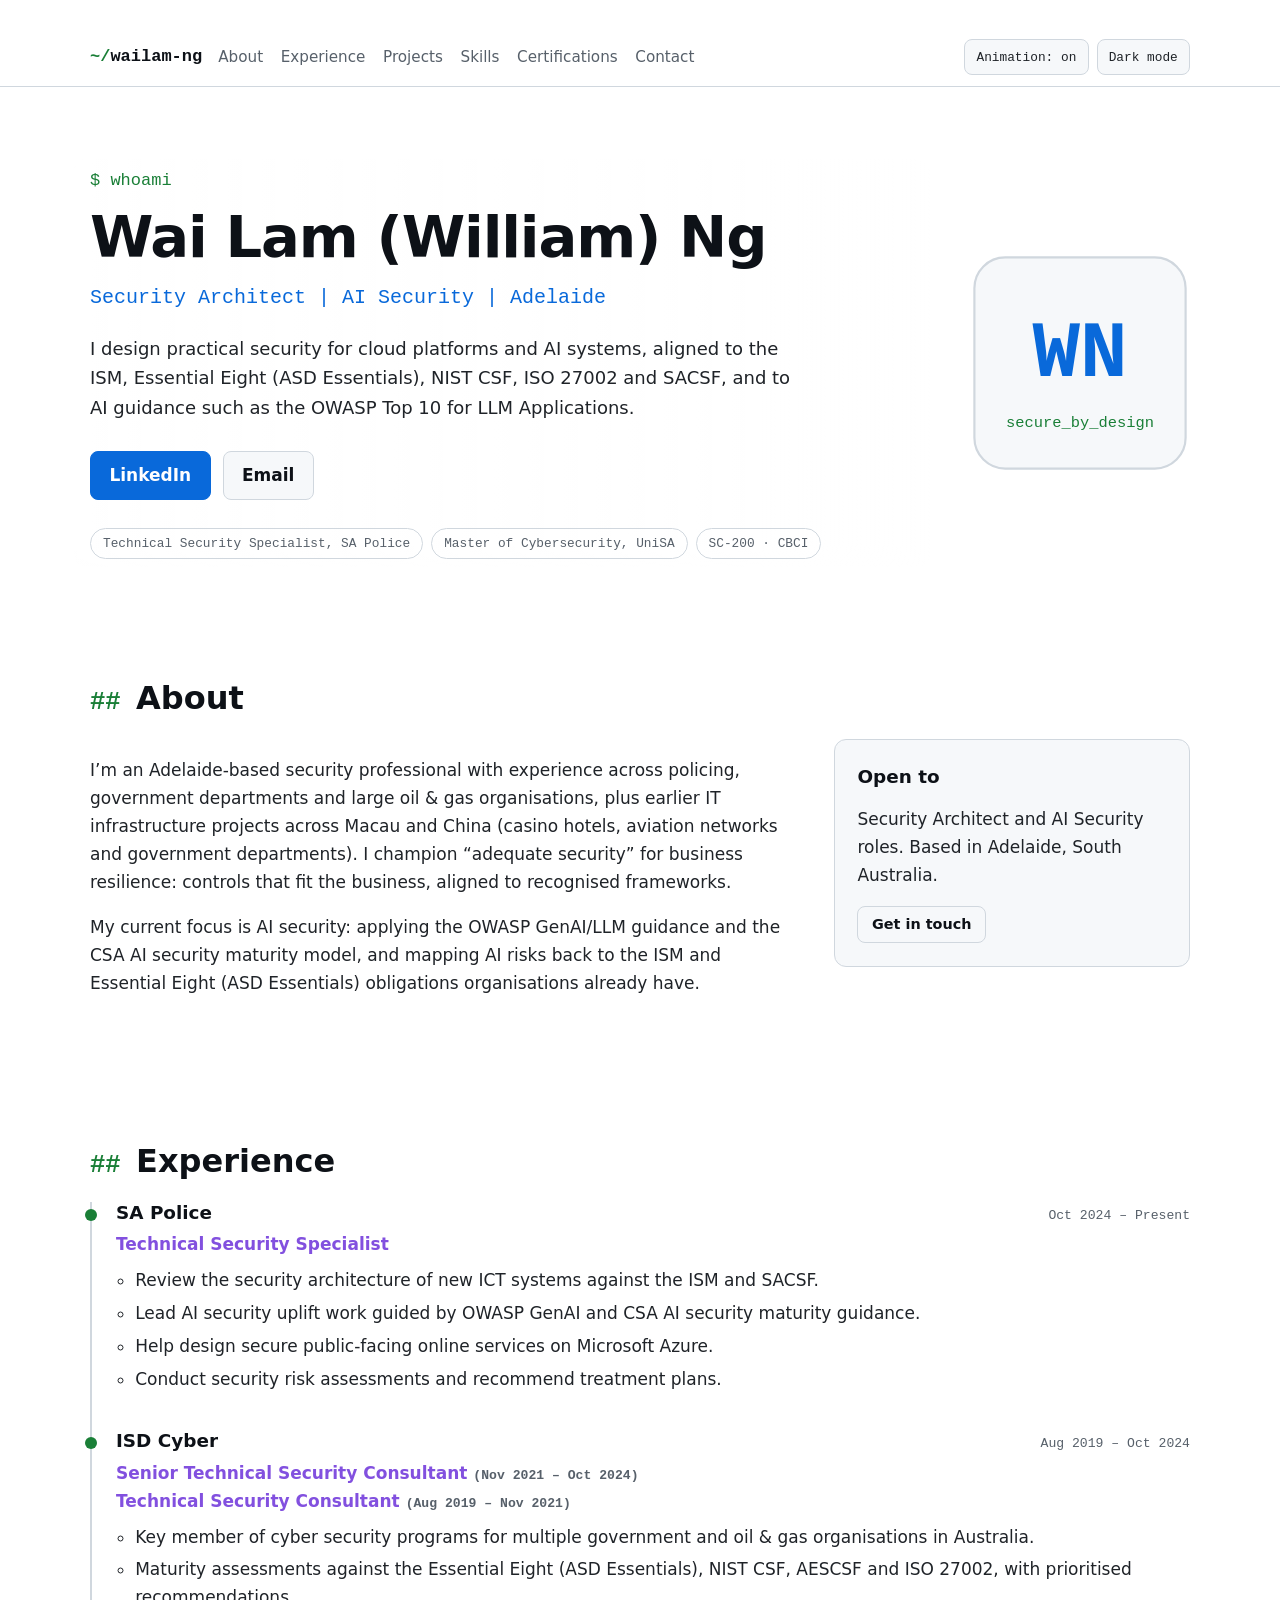
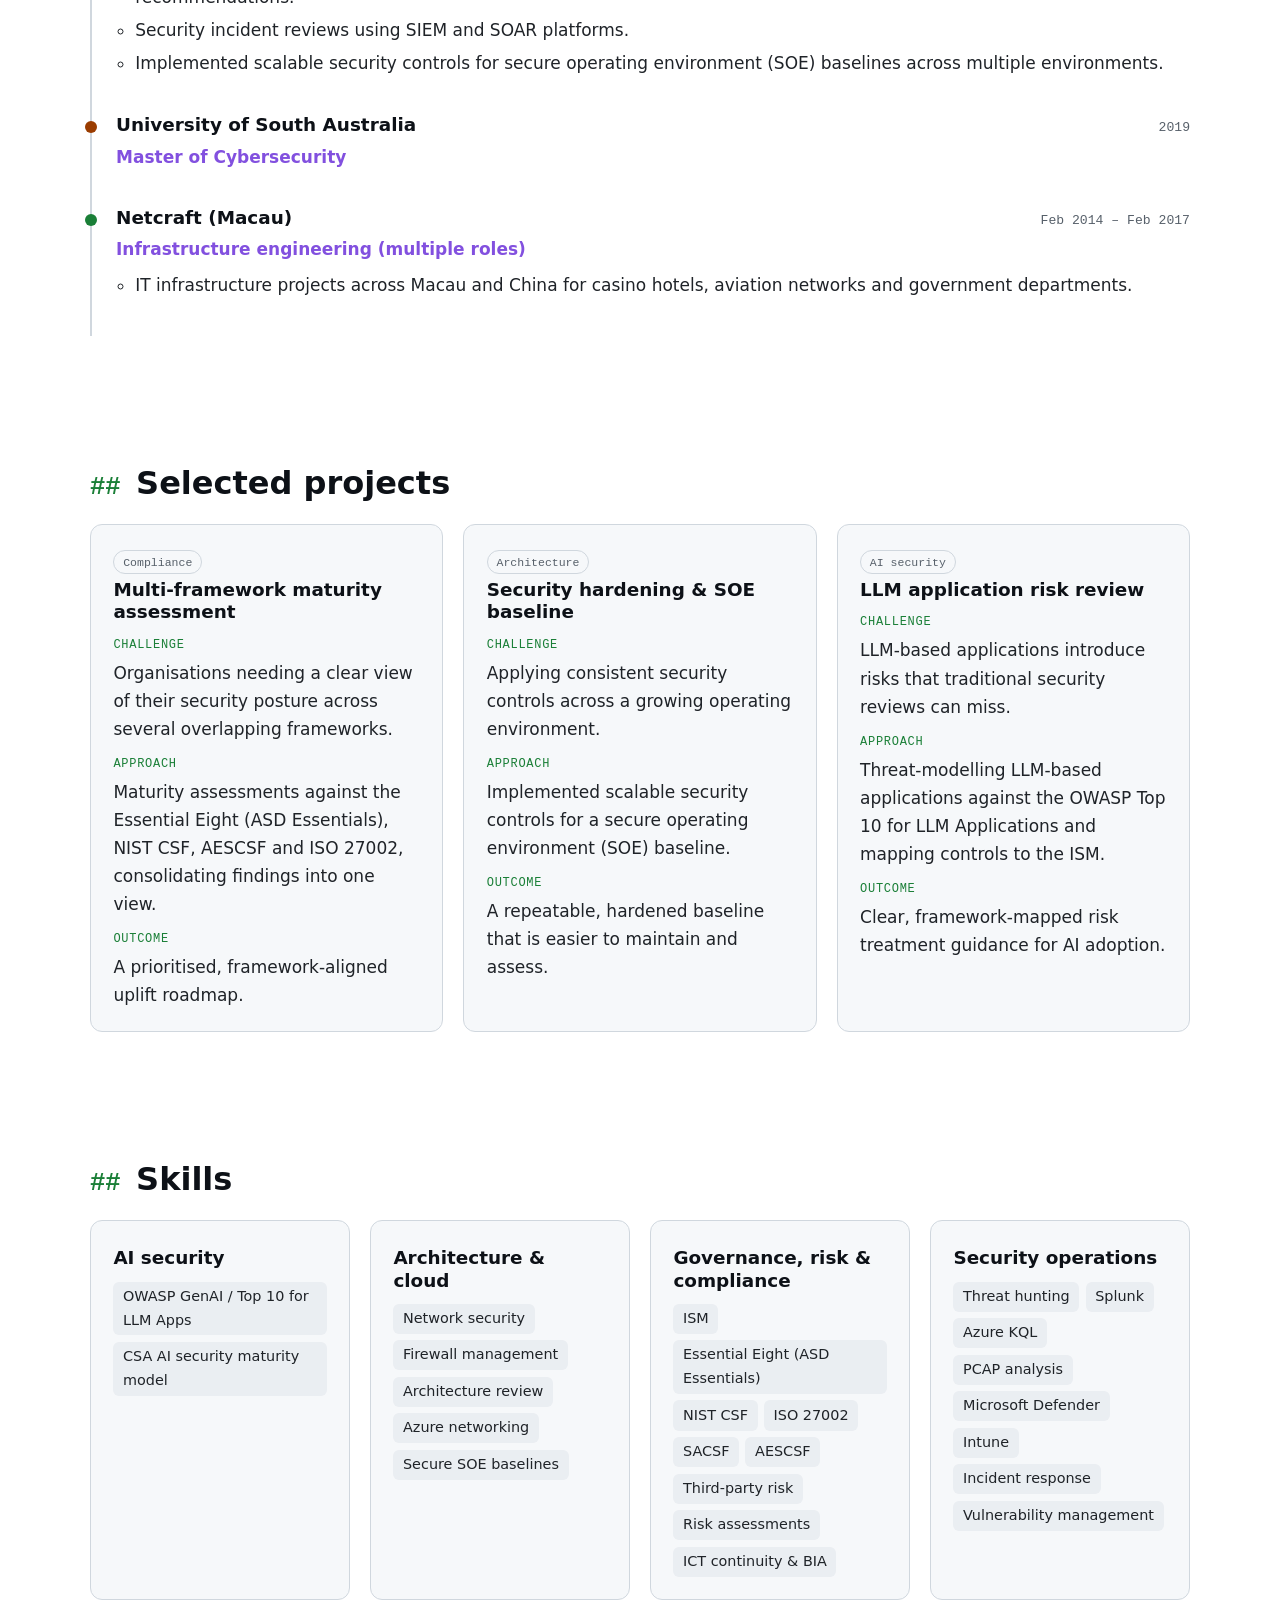
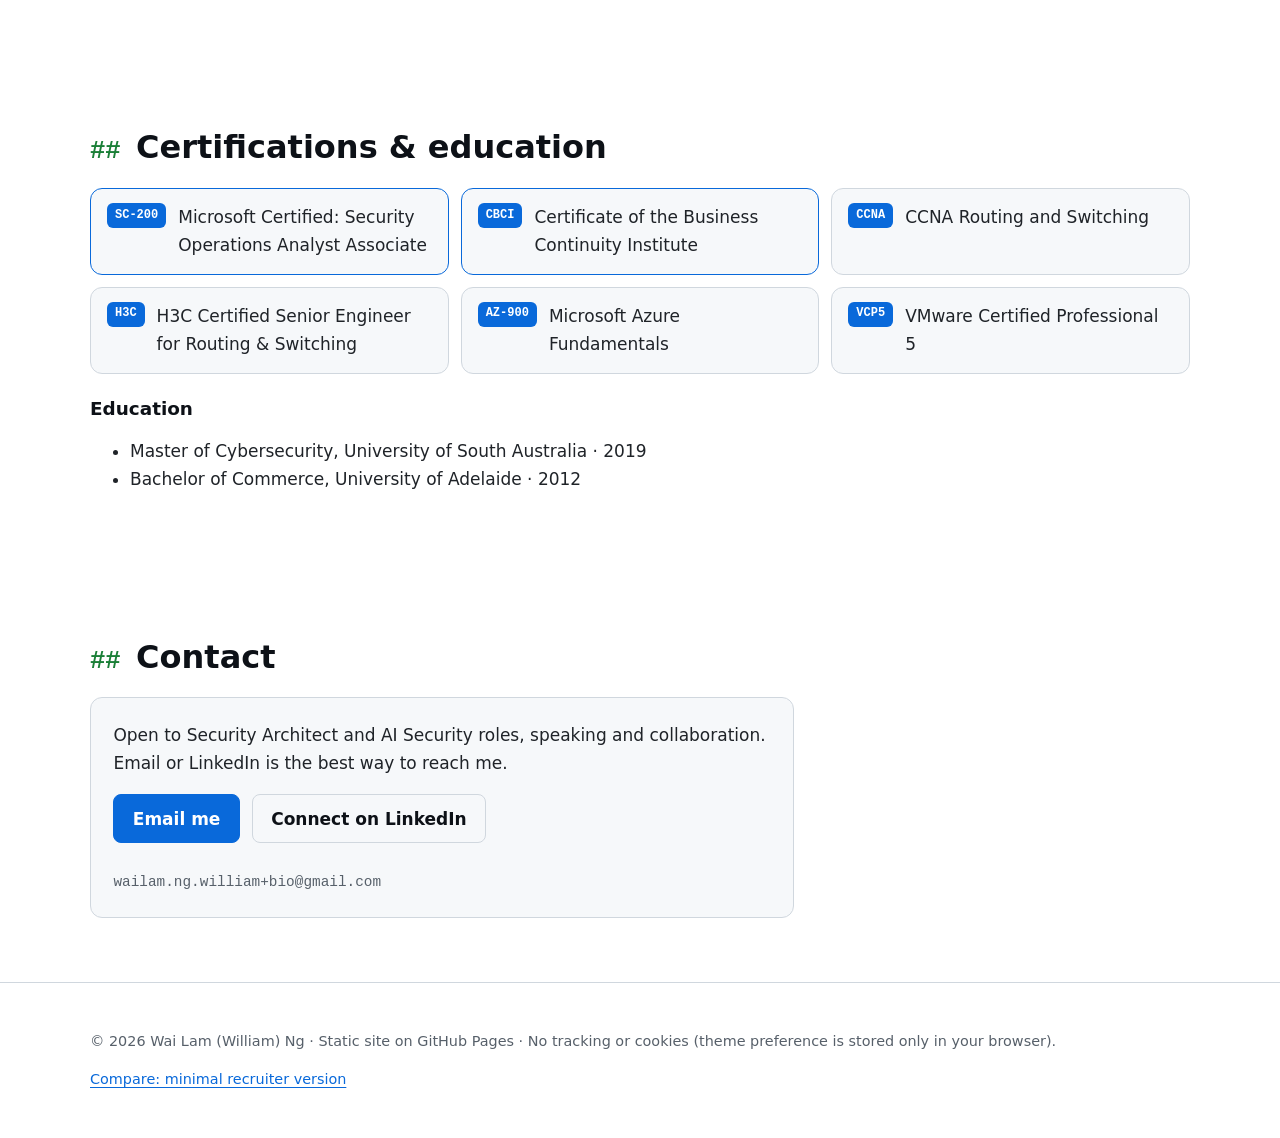
<file: index.html>
<!DOCTYPE html>
<html lang="en-AU" class="no-js" data-theme="dark">
<head>
<meta charset="utf-8">
<meta name="viewport" content="width=device-width, initial-scale=1">
<meta http-equiv="Content-Security-Policy" content="default-src 'none'; script-src 'self'; style-src 'self'; img-src 'self' data:; form-action 'none'; base-uri 'none'; object-src 'none'">
<meta name="referrer" content="strict-origin-when-cross-origin">
<title>Wai Lam (William) Ng | Security Architect | AI Security | Adelaide</title>
<meta name="description" content="Adelaide-based security professional focused on security architecture, AI security and cyber compliance: OWASP GenAI/LLM, Azure, ISM, Essential Eight (ASD Essentials), NIST CSF, ISO 27002 and SACSF.">
<link rel="canonical" href="https://whoami813.github.io/bio/">
<link rel="icon" href="data:image/svg+xml,%3Csvg xmlns='http://www.w3.org/2000/svg' viewBox='0 0 64 64'%3E%3Crect width='64' height='64' rx='12' fill='%230d1117'/%3E%3Ctext x='50%25' y='56%25' text-anchor='middle' dominant-baseline='middle' font-family='monospace' font-size='28' font-weight='700' fill='%2358a6ff'%3EWN%3C/text%3E%3C/svg%3E">
<meta name="theme-color" content="#0d1117">
<meta property="og:type" content="profile">
<meta property="og:site_name" content="Wai Lam (William) Ng">
<meta property="og:title" content="Wai Lam (William) Ng | Security Architect | AI Security">
<meta property="og:description" content="Practical, compliant security for cloud and AI systems. Adelaide, Australia.">
<meta property="og:url" content="https://whoami813.github.io/bio/">
<meta property="og:image" content="https://whoami813.github.io/bio/og-image.png">
<meta property="og:image:width" content="1200">
<meta property="og:image:height" content="630">
<meta property="og:image:alt" content="Wai Lam (William) Ng, Security Architect and AI Security, Adelaide">
<meta property="og:locale" content="en_AU">
<meta name="twitter:card" content="summary_large_image">
<meta name="twitter:title" content="Wai Lam (William) Ng | Security Architect | AI Security">
<meta name="twitter:description" content="Practical, compliant security for cloud and AI systems. Adelaide, Australia.">
<meta name="twitter:image" content="https://whoami813.github.io/bio/og-image.png">
<link rel="stylesheet" href="style.css">
<script type="application/ld+json">
{
  "@context": "https://schema.org",
  "@type": "Person",
  "name": "Wai Lam Ng",
  "alternateName": "William Ng",
  "jobTitle": "Technical Security Specialist",
  "worksFor": {"@type": "Organization", "name": "South Australia Police"},
  "description": "Adelaide-based security professional focused on security architecture, AI security and cyber compliance.",
  "url": "https://whoami813.github.io/bio/",
  "sameAs": ["https://www.linkedin.com/in/wai-lam-ng-5b3852a4/", "https://github.com/whoami813"],
  "address": {"@type": "PostalAddress", "addressLocality": "Adelaide", "addressRegion": "SA", "addressCountry": "AU"},
  "alumniOf": [
    {"@type": "CollegeOrUniversity", "name": "University of South Australia"},
    {"@type": "CollegeOrUniversity", "name": "University of Adelaide"}
  ],
  "knowsAbout": ["Security architecture", "AI security", "OWASP Top 10 for LLM Applications", "Microsoft Azure", "Australian Government ISM", "Essential Eight (ASD Essentials)", "NIST Cybersecurity Framework", "ISO/IEC 27002", "SACSF"]
}
</script>
<link rel="stylesheet" href="ascii-neural.css">
</head>
<body class="ascii-nn-page">
<a class="skip-link" href="#main">Skip to content</a>
<canvas id="ascii-nn" aria-hidden="true"></canvas>

<header class="site-header">
  <div class="container header-inner">
    <a class="brand" href="#top"><span aria-hidden="true">~/</span>wailam-ng</a>
    <nav aria-label="Primary">
      <ul class="nav-list">
        <li><a href="#about">About</a></li>
        <li><a href="#experience">Experience</a></li>
        <li><a href="#projects">Projects</a></li>
        <li><a href="#skills">Skills</a></li>
        <li><a href="#certifications">Certifications</a></li>
        <li><a href="#contact">Contact</a></li>
      </ul>
    </nav>
    <div class="header-actions js-only">
      <button id="motion-toggle" class="icon-btn" type="button" aria-pressed="true">Animation</button>
      <button id="theme-toggle" class="icon-btn" type="button">Light mode</button>
    </div>
  </div>
</header>

<main id="main">
  <section class="hero container" id="top" aria-labelledby="hero-title">
    <div>
      <p class="eyebrow mono"><span aria-hidden="true">$ </span>whoami</p>
      <h1 id="hero-title">Wai Lam (William) Ng</h1>
      <p class="headline">Security Architect | AI Security | Adelaide</p>
      <p class="lede">I design practical security for cloud platforms and AI systems, aligned to the ISM, Essential Eight (ASD Essentials), NIST CSF, ISO 27002 and SACSF, and to AI guidance such as the OWASP Top 10 for LLM Applications.</p>
      <div class="btn-row">
        <a class="btn primary" href="https://www.linkedin.com/in/wai-lam-ng-5b3852a4/" target="_blank" rel="noopener noreferrer">LinkedIn<span class="sr-only"> (opens in a new tab)</span></a>
        <a class="btn" href="mailto:wailam.ng.william+bio@gmail.com">Email</a>
      </div>
      <ul class="facts">
        <li>Technical Security Specialist, SA Police</li>
        <li>Master of Cybersecurity, UniSA</li>
        <li>SC-200 · CBCI</li>
      </ul>
    </div>
    <svg class="monogram" viewBox="0 0 200 200" aria-hidden="true" focusable="false">
      <rect class="m-bg" x="4" y="4" width="192" height="192" rx="28"/>
      <text class="m-ini" x="100" y="112" text-anchor="middle">WN</text>
      <text class="m-sub" x="100" y="158" text-anchor="middle">secure_by_design</text>
    </svg>
  </section>

  <section id="about" class="container" aria-labelledby="about-title">
    <h2 id="about-title">About</h2>
    <div class="about-grid">
      <div>
        <p>I’m an Adelaide-based security professional with experience across policing, government departments and large oil &amp; gas organisations, plus earlier IT infrastructure projects across Macau and China (casino hotels, aviation networks and government departments). I champion “adequate security” for business resilience: controls that fit the business, aligned to recognised frameworks.</p>
        <p>My current focus is AI security: applying the OWASP GenAI/LLM guidance and the CSA AI security maturity model, and mapping AI risks back to the ISM and Essential Eight (ASD Essentials) obligations organisations already have.</p>
      </div>
      <aside class="card" aria-label="Open to">
        <h3>Open to</h3>
        <p>Security Architect and AI Security roles. Based in Adelaide, South Australia.</p>
        <a class="btn small" href="#contact">Get in touch</a>
      </aside>
    </div>
  </section>

  <section id="experience" class="container" aria-labelledby="exp-title">
    <h2 id="exp-title">Experience</h2>
    <ol class="timeline">
      <li>
        <article>
          <div class="job-head"><h3>SA Police</h3><span class="dates">Oct 2024 – Present</span></div>
          <p class="role">Technical Security Specialist</p>
          <ul>
            <li>Review the security architecture of new ICT systems against the ISM and SACSF.</li>
            <li>Lead AI security uplift work guided by OWASP GenAI and CSA AI security maturity guidance.</li>
            <li>Help design secure public-facing online services on Microsoft Azure.</li>
            <li>Conduct security risk assessments and recommend treatment plans.</li>
          </ul>
        </article>
      </li>
      <li>
        <article>
          <div class="job-head"><h3>ISD Cyber</h3><span class="dates">Aug 2019 – Oct 2024</span></div>
          <p class="role">Senior Technical Security Consultant <span class="dates">(Nov 2021 – Oct 2024)</span><br>Technical Security Consultant <span class="dates">(Aug 2019 – Nov 2021)</span></p>
          <ul>
            <li>Key member of cyber security programs for multiple government and oil &amp; gas organisations in Australia.</li>
            <li>Maturity assessments against the Essential Eight (ASD Essentials), NIST CSF, AESCSF and ISO 27002, with prioritised recommendations.</li>
            <li>Security incident reviews using SIEM and SOAR platforms.</li>
            <li>Implemented scalable security controls for secure operating environment (SOE) baselines across multiple environments.</li>
          </ul>
        </article>
      </li>
      <li class="study">
        <article>
          <div class="job-head"><h3>University of South Australia</h3><span class="dates">2019</span></div>
          <p class="role">Master of Cybersecurity</p>
        </article>
      </li>
      <li>
        <article>
          <div class="job-head"><h3>Netcraft (Macau)</h3><span class="dates">Feb 2014 – Feb 2017</span></div>
          <p class="role">Infrastructure engineering (multiple roles)</p>
          <ul>
            <li>IT infrastructure projects across Macau and China for casino hotels, aviation networks and government departments.</li>
          </ul>
        </article>
      </li>
    </ol>
  </section>

  <section id="projects" class="container" aria-labelledby="proj-title">
    <h2 id="proj-title">Selected projects</h2>
    <div class="grid">
      <article class="card case">
        <span class="tag">Compliance</span>
        <h3>Multi-framework maturity assessment</h3>
        <dl>
          <dt>Challenge</dt><dd>Organisations needing a clear view of their security posture across several overlapping frameworks.</dd>
          <dt>Approach</dt><dd>Maturity assessments against the Essential Eight (ASD Essentials), NIST CSF, AESCSF and ISO 27002, consolidating findings into one view.</dd>
          <dt>Outcome</dt><dd>A prioritised, framework-aligned uplift roadmap.</dd>
        </dl>
      </article>
      <article class="card case">
        <span class="tag">Architecture</span>
        <h3>Security hardening &amp; SOE baseline</h3>
        <dl>
          <dt>Challenge</dt><dd>Applying consistent security controls across a growing operating environment.</dd>
          <dt>Approach</dt><dd>Implemented scalable security controls for a secure operating environment (SOE) baseline.</dd>
          <dt>Outcome</dt><dd>A repeatable, hardened baseline that is easier to maintain and assess.</dd>
        </dl>
      </article>
      <article class="card case">
        <span class="tag">AI security</span>
        <h3>LLM application risk review</h3>
        <dl>
          <dt>Challenge</dt><dd>LLM-based applications introduce risks that traditional security reviews can miss.</dd>
          <dt>Approach</dt><dd>Threat-modelling LLM-based applications against the OWASP Top 10 for LLM Applications and mapping controls to the ISM.</dd>
          <dt>Outcome</dt><dd>Clear, framework-mapped risk treatment guidance for AI adoption.</dd>
        </dl>
      </article>
    </div>
  </section>

  <section id="skills" class="container" aria-labelledby="skills-title">
    <h2 id="skills-title">Skills</h2>
    <div class="grid skills-grid">
      <div class="card"><h3>AI security</h3><ul class="skill-list"><li>OWASP GenAI / Top 10 for LLM Apps</li><li>CSA AI security maturity model</li></ul></div>
      <div class="card"><h3>Architecture &amp; cloud</h3><ul class="skill-list"><li>Network security</li><li>Firewall management</li><li>Architecture review</li><li>Azure networking</li><li>Secure SOE baselines</li></ul></div>
      <div class="card"><h3>Governance, risk &amp; compliance</h3><ul class="skill-list"><li>ISM</li><li>Essential Eight (ASD Essentials)</li><li>NIST CSF</li><li>ISO 27002</li><li>SACSF</li><li>AESCSF</li><li>Third-party risk</li><li>Risk assessments</li><li>ICT continuity &amp; BIA</li></ul></div>
      <div class="card"><h3>Security operations</h3><ul class="skill-list"><li>Threat hunting</li><li>Splunk</li><li>Azure KQL</li><li>PCAP analysis</li><li>Microsoft Defender</li><li>Intune</li><li>Incident response</li><li>Vulnerability management</li></ul></div>
    </div>
  </section>

  <section id="certifications" class="container" aria-labelledby="cert-title">
    <h2 id="cert-title">Certifications &amp; education</h2>
    <ul class="cert-list">
      <li class="featured"><span class="cert-badge">SC-200</span><span>Microsoft Certified: Security Operations Analyst Associate</span></li>
      <li class="featured"><span class="cert-badge">CBCI</span><span>Certificate of the Business Continuity Institute</span></li>
      <li><span class="cert-badge">CCNA</span><span>CCNA Routing and Switching</span></li>
      <li><span class="cert-badge">H3C</span><span>H3C Certified Senior Engineer for Routing &amp; Switching</span></li>
      <li><span class="cert-badge">AZ-900</span><span>Microsoft Azure Fundamentals</span></li>
      <li><span class="cert-badge">VCP5</span><span>VMware Certified Professional 5</span></li>
    </ul>
    <h3>Education</h3>
    <ul>
      <li>Master of Cybersecurity, University of South Australia · 2019</li>
      <li>Bachelor of Commerce, University of Adelaide · 2012</li>
    </ul>
  </section>

  <section id="contact" class="container" aria-labelledby="contact-title">
    <h2 id="contact-title">Contact</h2>
    <div class="contact-block card">
      <p>Open to Security Architect and AI Security roles, speaking and collaboration. Email or LinkedIn is the best way to reach me.</p>
      <div class="btn-row">
        <a class="btn primary" href="mailto:wailam.ng.william+bio@gmail.com">Email me</a>
        <a class="btn" href="https://www.linkedin.com/in/wai-lam-ng-5b3852a4/" target="_blank" rel="noopener noreferrer">Connect on LinkedIn<span class="sr-only"> (opens in a new tab)</span></a>
      </div>
      <p class="contact-addr mono">wailam.ng.william+bio@gmail.com</p>
    </div>
  </section>
</main>

<footer class="site-footer">
  <div class="container">
    <p>© <span id="year">2026</span> Wai Lam (William) Ng · Static site on GitHub Pages · No tracking or cookies (theme preference is stored only in your browser).</p>
    <p><a href="variant-minimal.html">Compare: minimal recruiter version</a></p>
  </div>
</footer>
<script src="ascii-neural.js"></script>
</body>
</html>
</file>
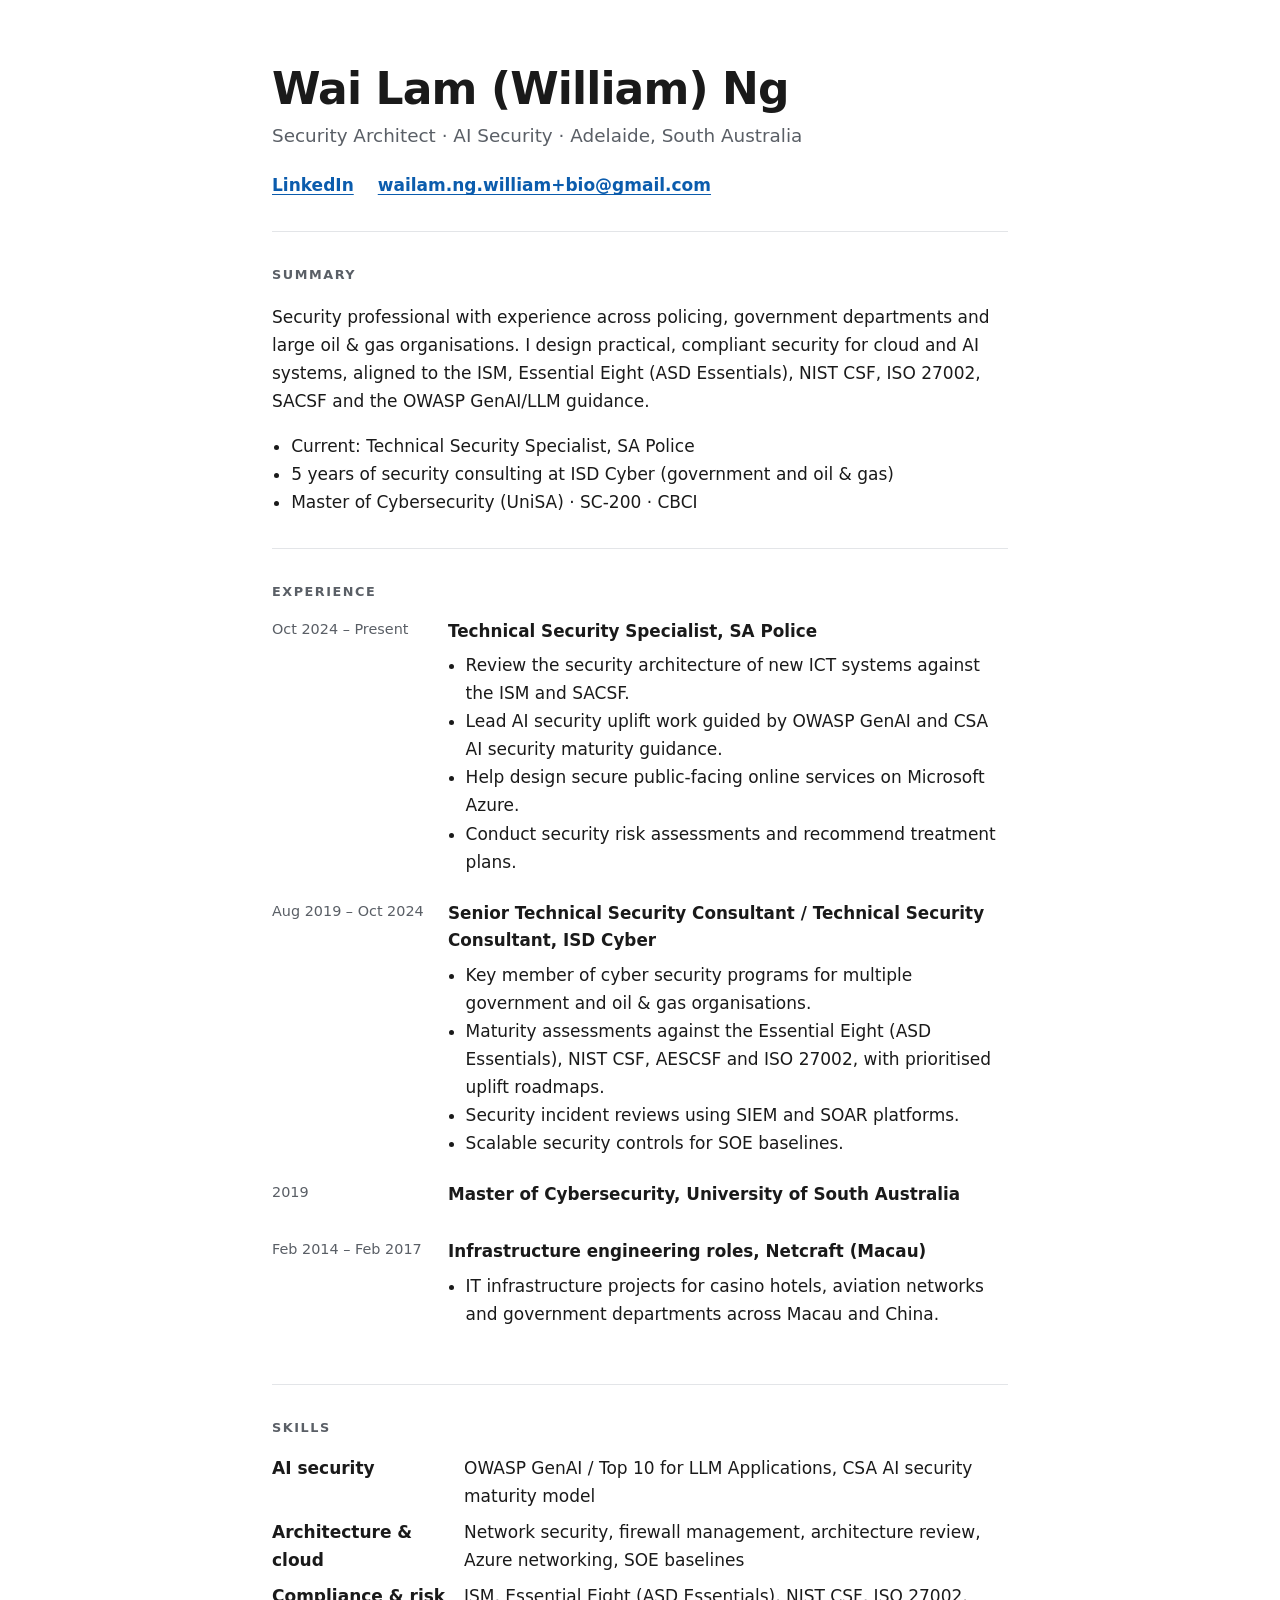
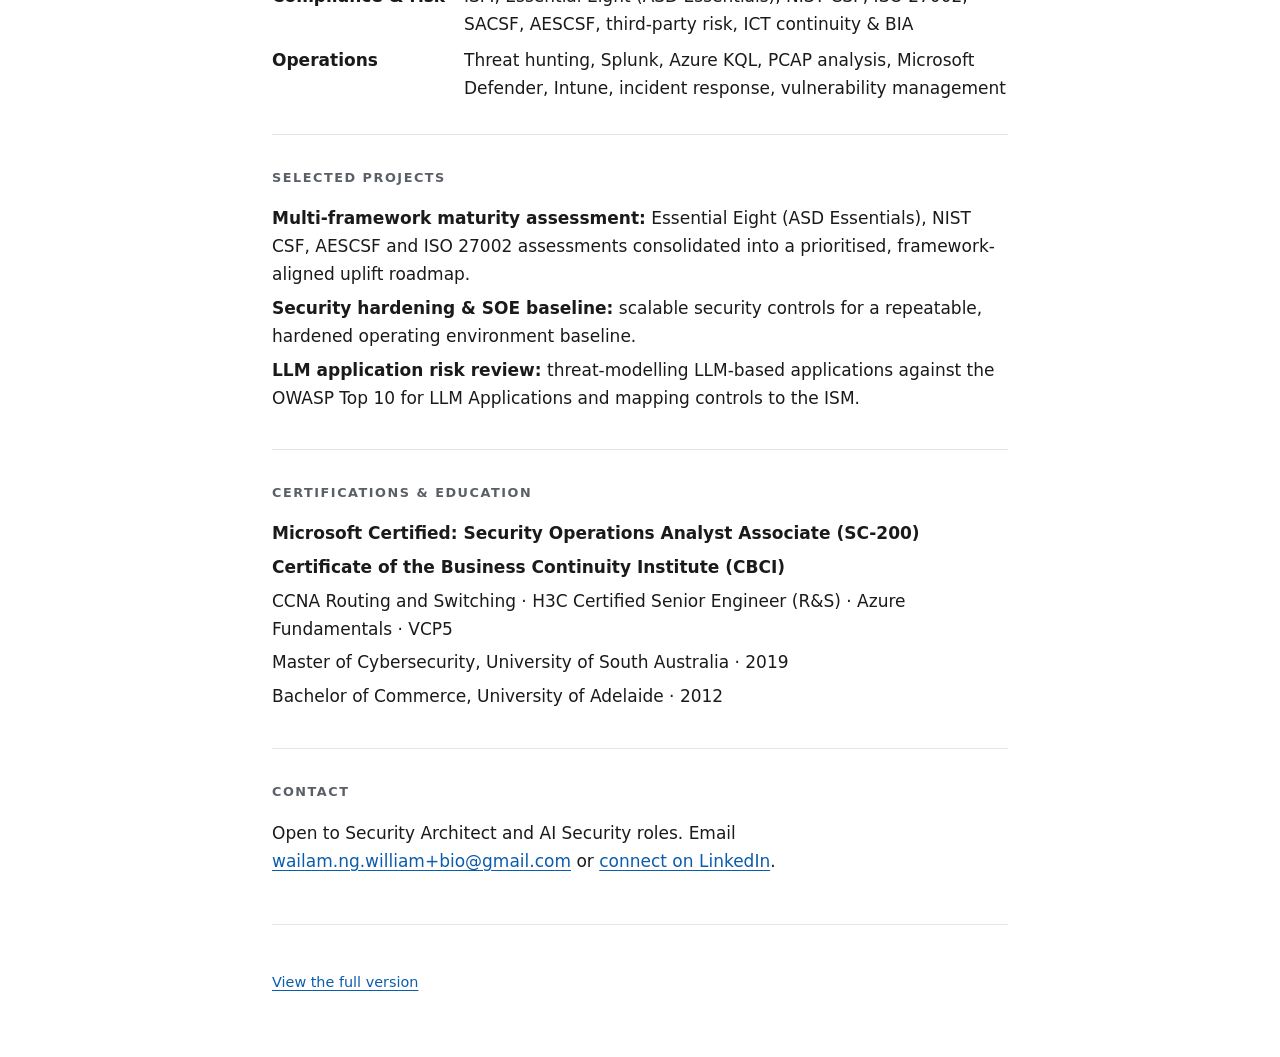
<file: variant-minimal.html>
<!DOCTYPE html>
<html lang="en-AU">
<head>
<meta charset="utf-8">
<meta name="viewport" content="width=device-width, initial-scale=1">
<meta http-equiv="Content-Security-Policy" content="default-src 'none'; style-src 'self'; img-src 'self' data:; form-action 'none'; base-uri 'none'; object-src 'none'">
<meta name="referrer" content="strict-origin-when-cross-origin">
<meta name="robots" content="noindex">
<title>Wai Lam (William) Ng | Security Architect, AI Security | Adelaide</title>
<meta name="description" content="Security Architect and AI Security professional in Adelaide. ISM, Essential Eight (ASD Essentials), NIST CSF, ISO 27002, SACSF, Azure and OWASP GenAI/LLM.">
<link rel="canonical" href="https://whoami813.github.io/bio/">
<link rel="icon" href="data:image/svg+xml,%3Csvg xmlns='http://www.w3.org/2000/svg' viewBox='0 0 64 64'%3E%3Crect width='64' height='64' rx='12' fill='%230b5cad'/%3E%3Ctext x='50%25' y='56%25' text-anchor='middle' dominant-baseline='middle' font-family='sans-serif' font-size='28' font-weight='700' fill='%23ffffff'%3EWN%3C/text%3E%3C/svg%3E">
<meta property="og:type" content="profile">
<meta property="og:title" content="Wai Lam (William) Ng | Security Architect, AI Security">
<meta property="og:description" content="Practical, compliant security for cloud and AI systems. Adelaide, Australia.">
<meta property="og:url" content="https://whoami813.github.io/bio/">
<meta property="og:image" content="https://whoami813.github.io/bio/og-image.png">
<meta property="og:image:width" content="1200">
<meta property="og:image:height" content="630">
<meta name="twitter:card" content="summary_large_image">
<link rel="stylesheet" href="variant-minimal.css">
</head>
<body>
<a class="skip" href="#main">Skip to content</a>
<header class="wrap top">
  <h1>Wai Lam (William) Ng</h1>
  <p class="headline">Security Architect · AI Security · Adelaide, South Australia</p>
  <ul class="links">
    <li><a href="https://www.linkedin.com/in/wai-lam-ng-5b3852a4/" target="_blank" rel="noopener noreferrer">LinkedIn<span class="sr-only"> (opens in a new tab)</span></a></li>
    <li><a href="mailto:wailam.ng.william+bio@gmail.com">wailam.ng.william+bio@gmail.com</a></li>
  </ul>
</header>

<main id="main" class="wrap">
  <section aria-labelledby="s-summary">
    <h2 id="s-summary">Summary</h2>
    <p>Security professional with experience across policing, government departments and large oil &amp; gas organisations. I design practical, compliant security for cloud and AI systems, aligned to the ISM, Essential Eight (ASD Essentials), NIST CSF, ISO 27002, SACSF and the OWASP GenAI/LLM guidance.</p>
    <ul class="highlights">
      <li>Current: Technical Security Specialist, SA Police</li>
      <li>5 years of security consulting at ISD Cyber (government and oil &amp; gas)</li>
      <li>Master of Cybersecurity (UniSA) · SC-200 · CBCI</li>
    </ul>
  </section>

  <section aria-labelledby="s-exp">
    <h2 id="s-exp">Experience</h2>
    <article class="entry">
      <p class="when">Oct 2024 – Present</p>
      <div><h3>Technical Security Specialist, SA Police</h3>
        <ul><li>Review the security architecture of new ICT systems against the ISM and SACSF.</li><li>Lead AI security uplift work guided by OWASP GenAI and CSA AI security maturity guidance.</li><li>Help design secure public-facing online services on Microsoft Azure.</li><li>Conduct security risk assessments and recommend treatment plans.</li></ul></div>
    </article>
    <article class="entry">
      <p class="when">Aug 2019 – Oct 2024</p>
      <div><h3>Senior Technical Security Consultant / Technical Security Consultant, ISD Cyber</h3>
        <ul><li>Key member of cyber security programs for multiple government and oil &amp; gas organisations.</li><li>Maturity assessments against the Essential Eight (ASD Essentials), NIST CSF, AESCSF and ISO 27002, with prioritised uplift roadmaps.</li><li>Security incident reviews using SIEM and SOAR platforms.</li><li>Scalable security controls for SOE baselines.</li></ul></div>
    </article>
    <article class="entry">
      <p class="when">2019</p>
      <div><h3>Master of Cybersecurity, University of South Australia</h3></div>
    </article>
    <article class="entry">
      <p class="when">Feb 2014 – Feb 2017</p>
      <div><h3>Infrastructure engineering roles, Netcraft (Macau)</h3>
        <ul><li>IT infrastructure projects for casino hotels, aviation networks and government departments across Macau and China.</li></ul></div>
    </article>
  </section>

  <section aria-labelledby="s-skills">
    <h2 id="s-skills">Skills</h2>
    <dl class="skills">
      <dt>AI security</dt><dd>OWASP GenAI / Top 10 for LLM Applications, CSA AI security maturity model</dd>
      <dt>Architecture &amp; cloud</dt><dd>Network security, firewall management, architecture review, Azure networking, SOE baselines</dd>
      <dt>Compliance &amp; risk</dt><dd>ISM, Essential Eight (ASD Essentials), NIST CSF, ISO 27002, SACSF, AESCSF, third-party risk, ICT continuity &amp; BIA</dd>
      <dt>Operations</dt><dd>Threat hunting, Splunk, Azure KQL, PCAP analysis, Microsoft Defender, Intune, incident response, vulnerability management</dd>
    </dl>
  </section>

  <section aria-labelledby="s-proj">
    <h2 id="s-proj">Selected projects</h2>
    <ul class="plain">
      <li><strong>Multi-framework maturity assessment:</strong> Essential Eight (ASD Essentials), NIST CSF, AESCSF and ISO 27002 assessments consolidated into a prioritised, framework-aligned uplift roadmap.</li>
      <li><strong>Security hardening &amp; SOE baseline:</strong> scalable security controls for a repeatable, hardened operating environment baseline.</li>
      <li><strong>LLM application risk review:</strong> threat-modelling LLM-based applications against the OWASP Top 10 for LLM Applications and mapping controls to the ISM.</li>
    </ul>
  </section>

  <section aria-labelledby="s-certs">
    <h2 id="s-certs">Certifications &amp; education</h2>
    <ul class="plain">
      <li><strong>Microsoft Certified: Security Operations Analyst Associate (SC-200)</strong></li>
      <li><strong>Certificate of the Business Continuity Institute (CBCI)</strong></li>
      <li>CCNA Routing and Switching · H3C Certified Senior Engineer (R&amp;S) · Azure Fundamentals · VCP5</li>
      <li>Master of Cybersecurity, University of South Australia · 2019</li>
      <li>Bachelor of Commerce, University of Adelaide · 2012</li>
    </ul>
  </section>

  <section aria-labelledby="s-contact">
    <h2 id="s-contact">Contact</h2>
    <p>Open to Security Architect and AI Security roles. Email <a href="mailto:wailam.ng.william+bio@gmail.com">wailam.ng.william+bio@gmail.com</a> or <a href="https://www.linkedin.com/in/wai-lam-ng-5b3852a4/" target="_blank" rel="noopener noreferrer">connect on LinkedIn<span class="sr-only"> (opens in a new tab)</span></a>.</p>
  </section>
</main>

<footer class="wrap foot">
  <p><a href="index.html">View the full version</a></p>
</footer>
</body>
</html>
</file>
<file: style.css>
:root{color-scheme:dark;--bg:#0d1117;--surface:#161b22;--surface-2:#21262d;--fg:#c9d1d9;--fg-strong:#f0f6fc;--muted:#8b949e;--border:#30363d;--accent:#58a6ff;--accent-fg:#0d1117;--green:#7ee787;--purple:#d2a8ff;--orange:#ffa657;--focus:#f2cc60;--radius:12px;--mono:ui-monospace,SFMono-Regular,"SF Mono",Menlo,Consolas,"Liberation Mono",monospace;--sans:system-ui,-apple-system,"Segoe UI",Roboto,"Helvetica Neue",Arial,sans-serif}
[data-theme="light"]{color-scheme:light;--bg:#ffffff;--surface:#f6f8fa;--surface-2:#eaeef2;--fg:#1f2328;--fg-strong:#0d1117;--muted:#57606a;--border:#d0d7de;--accent:#0969da;--accent-fg:#ffffff;--green:#1a7f37;--purple:#8250df;--orange:#9a3c00;--focus:#9a6700}
*,*::before,*::after{box-sizing:border-box}
html{-webkit-text-size-adjust:100%}
@media (prefers-reduced-motion:no-preference){html{scroll-behavior:smooth}}
body{margin:0;background:var(--bg);color:var(--fg);font-family:var(--sans);font-size:1.0625rem;line-height:1.65}
.no-js .js-only{display:none!important}
#bg{position:fixed;inset:0;width:100%;height:100%;z-index:-1;pointer-events:none;opacity:.35}
.container{width:min(1100px,100% - 2.5rem);margin-inline:auto}
.mono{font-family:var(--mono)}
.sr-only{position:absolute;width:1px;height:1px;padding:0;margin:-1px;overflow:hidden;clip:rect(0 0 0 0);white-space:nowrap;border:0}
.skip-link{position:absolute;left:1rem;top:-4rem;z-index:100;background:var(--accent);color:var(--accent-fg);padding:.6rem 1rem;border-radius:8px;font-weight:600}
.skip-link:focus{top:1rem}
:focus-visible{outline:3px solid var(--focus);outline-offset:3px;border-radius:4px}
a{color:var(--accent);text-underline-offset:3px}
a:hover{text-decoration-thickness:2px}
h1,h2,h3{color:var(--fg-strong);line-height:1.2}
h2{font-size:clamp(1.5rem,3vw,2rem);margin:0 0 1.25rem}
h2::before{content:"## ";content:"## "/"";font-family:var(--mono);color:var(--green);font-size:.8em}
h3{font-size:1.15rem;margin:1.5rem 0 .5rem}

.site-header{position:sticky;top:0;z-index:10;background:var(--bg);background:color-mix(in srgb,var(--bg) 88%,transparent);backdrop-filter:blur(10px);-webkit-backdrop-filter:blur(10px);border-bottom:1px solid var(--border)}
.header-inner{display:flex;align-items:center;gap:1rem;padding:.7rem 0;flex-wrap:wrap}
.brand{font-family:var(--mono);font-weight:700;color:var(--fg-strong);text-decoration:none}
.brand span{color:var(--green)}
nav{flex:1;min-width:0}
.nav-list{display:flex;gap:.25rem 1.1rem;list-style:none;margin:0;padding:0;overflow-x:auto;scrollbar-width:none}
.nav-list a{display:inline-block;padding:.3rem 0;color:var(--muted);text-decoration:none;font-size:.95rem;white-space:nowrap}
.nav-list a:hover{color:var(--fg-strong)}
.header-actions{display:flex;gap:.5rem}
.icon-btn{font-family:var(--mono);font-size:.8rem;min-height:36px;padding:.35rem .7rem;background:var(--surface);color:var(--fg);border:1px solid var(--border);border-radius:8px;cursor:pointer}
.icon-btn:hover{border-color:var(--accent)}
.icon-btn[aria-pressed="true"]::after{content:": on";content:": on"/""}
.icon-btn[aria-pressed="false"]::after{content:": off";content:": off"/""}
.icon-btn:disabled{opacity:.6;cursor:not-allowed}
@media (max-width:760px){nav{order:3;flex-basis:100%}.header-actions{margin-left:auto}}

section{padding:4rem 0;scroll-margin-top:6rem}
.hero{display:grid;grid-template-columns:1fr auto;gap:2.5rem;align-items:center;padding:5rem 0 3.5rem}
.eyebrow{margin:0 0 .5rem;color:var(--green)}
.hero h1{margin:0 0 .5rem;font-size:clamp(2.2rem,6vw,3.6rem);letter-spacing:-.02em}
.headline{margin:0 0 1.25rem;font-family:var(--mono);color:var(--accent);font-size:clamp(1rem,2.4vw,1.25rem)}
.lede{max-width:62ch;font-size:1.125rem}
.btn-row{display:flex;flex-wrap:wrap;gap:.75rem;margin:1.75rem 0}
.btn{display:inline-flex;align-items:center;gap:.4rem;min-height:44px;padding:.6rem 1.15rem;border:1px solid var(--border);border-radius:8px;background:var(--surface);color:var(--fg-strong);font:inherit;font-weight:600;text-decoration:none;cursor:pointer}
.btn:hover{border-color:var(--accent)}
.btn.primary{background:var(--accent);border-color:var(--accent);color:var(--accent-fg)}
.btn.small{min-height:36px;padding:.35rem .85rem;font-size:.9rem}
.facts{display:flex;flex-wrap:wrap;gap:.5rem;list-style:none;margin:0;padding:0}
.facts li{font-family:var(--mono);font-size:.8rem;color:var(--muted);border:1px solid var(--border);border-radius:999px;padding:.25rem .75rem}
.monogram{width:clamp(150px,22vw,220px);height:auto}
.m-bg{fill:var(--surface);stroke:var(--border);stroke-width:2}
.m-ini{fill:var(--accent);font-family:var(--mono);font-size:72px;font-weight:700}
.m-sub{fill:var(--green);font-family:var(--mono);font-size:14px}
@media (max-width:760px){.hero{grid-template-columns:1fr;padding:3rem 0 2rem}.monogram{display:none}}

.card{background:var(--surface);border:1px solid var(--border);border-radius:var(--radius);padding:1.4rem}
.card h3{margin:.25rem 0 .5rem}
.grid{display:grid;gap:1.25rem;grid-template-columns:repeat(auto-fit,minmax(min(100%,290px),1fr))}
.about-grid{display:grid;grid-template-columns:2fr 1fr;gap:2rem;align-items:start}
.about-grid p{max-width:68ch}
@media (max-width:760px){.about-grid{grid-template-columns:1fr}}

.timeline{list-style:none;margin:0;padding:0;border-left:2px solid var(--border)}
.timeline>li{position:relative;padding:0 0 2rem 1.5rem}
.timeline>li::before{content:"";position:absolute;left:-7px;top:.45rem;width:12px;height:12px;border-radius:50%;background:var(--green)}
.timeline>li.study::before{background:var(--orange)}
.timeline ul{padding-left:1.2rem;margin:.5rem 0 0}
.timeline li li{margin:.3rem 0}
.job-head{display:flex;flex-wrap:wrap;justify-content:space-between;align-items:baseline;gap:.25rem 1rem}
.job-head h3{margin:0}
.dates{font-family:var(--mono);font-size:.82rem;color:var(--muted);margin:0}
.role{margin:.25rem 0 .25rem;color:var(--purple);font-weight:600}
.placeholder-note{font-family:var(--mono);font-size:.82rem;color:var(--orange)}
.tag{display:inline-block;font-family:var(--mono);font-size:.72rem;color:var(--muted);border:1px solid var(--border);border-radius:999px;padding:.1rem .55rem;vertical-align:middle}
.case dl{margin:0}
.case dt{margin-top:.75rem;font-family:var(--mono);font-size:.75rem;letter-spacing:.06em;text-transform:uppercase;color:var(--green)}
.case dd{margin:.2rem 0 0}
.skill-list{display:flex;flex-wrap:wrap;gap:.4rem;list-style:none;margin:.75rem 0 0;padding:0}
.skill-list li{background:var(--surface-2);border-radius:6px;padding:.2rem .6rem;font-size:.9rem}
.cert-list{display:grid;gap:.75rem;grid-template-columns:repeat(auto-fit,minmax(min(100%,320px),1fr));list-style:none;margin:0;padding:0}
.cert-list li{display:flex;gap:.75rem;align-items:flex-start;background:var(--surface);border:1px solid var(--border);border-radius:var(--radius);padding:.9rem 1rem}
.cert-list li.featured{border-color:var(--accent)}
.cert-badge{flex:none;font-family:var(--mono);font-size:.75rem;font-weight:700;color:var(--accent-fg);background:var(--accent);border-radius:6px;padding:.15rem .5rem}

.contact-grid{display:grid;grid-template-columns:1fr 1.3fr;gap:2rem;align-items:start}
@media (max-width:760px){.contact-grid{grid-template-columns:1fr}}
.field{display:grid;gap:.35rem;margin-bottom:1rem}
.field label{font-weight:600}
.field input,.field textarea{width:100%;padding:.65rem .8rem;font:inherit;font-size:1rem;color:var(--fg);background:var(--bg);border:1px solid var(--border);border-radius:8px}
.field textarea{min-height:140px;resize:vertical}
#form-status{min-height:1.5em;font-family:var(--mono);font-size:.9rem;color:var(--green)}
.site-footer{border-top:1px solid var(--border);padding:2rem 0;color:var(--muted);font-size:.9rem}

@media (prefers-reduced-motion:reduce){*,*::before,*::after{animation:none!important;transition:none!important;scroll-behavior:auto!important}}
@media print{#bg,.site-header,.skip-link{display:none!important}body{background:#fff;color:#000}}
/* Layout fixes after screenshot review */
.grid.skills-grid{grid-template-columns:repeat(auto-fit,minmax(min(100%,230px),1fr))}
@media (max-width:760px){
  .header-inner{gap:.4rem .75rem;padding:.5rem 0}
  .header-actions{gap:.35rem}
  .icon-btn{font-size:.7rem;min-height:32px;padding:.25rem .45rem}
  .nav-list{-webkit-mask-image:linear-gradient(to right,#000 85%,transparent);mask-image:linear-gradient(to right,#000 85%,transparent);padding-right:1.5rem}
}
/* Contact block (replaces demo form) */
.contact-block{max-width:44rem}
.contact-block .btn-row{margin-top:1rem}
.contact-addr{margin:1rem 0 0;color:var(--muted);font-size:.9rem;word-break:break-all}
.contact-block>p:first-child{margin-top:0}
</file>
<file: ascii-neural.css>
/* ASCII neural-net background demo — not published.
   Keeps the effect behind content, dim and non-interactive. */

html {
  background: var(--bg);
}

body.ascii-nn-page {
  background: transparent;
}

#ascii-nn {
  position: fixed;
  inset: 0;
  width: 100%;
  height: 100%;
  z-index: 0;
  pointer-events: none;
  opacity: 0.42;
}

[data-theme="light"] #ascii-nn {
  opacity: 0.28;
}

.ascii-nn-page .skip-link,
.ascii-nn-page .demo-banner,
.ascii-nn-page .site-header,
.ascii-nn-page main,
.ascii-nn-page .site-footer {
  position: relative;
  z-index: 1;
}

.ascii-nn-page .site-header {
  z-index: 10;
}

.demo-banner {
  font-family: var(--mono);
  font-size: 0.78rem;
  color: var(--muted);
  background: color-mix(in srgb, var(--bg) 92%, transparent);
  border-bottom: 1px solid var(--border);
  padding: 0.45rem 1.25rem;
  text-align: center;
}

.demo-banner a {
  color: var(--accent);
}

/* Soft scrims behind text only, so the grid stays visible in the
   margins and in gaps between blocks. */
.ascii-nn-page main > section.container:not(.hero) {
  background: color-mix(in srgb, var(--bg) 74%, transparent);
  box-shadow: 0 0 40px 20px color-mix(in srgb, var(--bg) 62%, transparent);
  border-radius: var(--radius);
}

.ascii-nn-page .hero.container {
  background: transparent;
  box-shadow: none;
}

.ascii-nn-page .hero.container > div:first-child {
  background: linear-gradient(90deg,
    color-mix(in srgb, var(--bg) 90%, transparent) 0%,
    color-mix(in srgb, var(--bg) 82%, transparent) 80%,
    transparent 100%);
  border-radius: var(--radius);
  margin: -0.5rem 0 -0.5rem -1rem;
  padding: 0.5rem 1rem 0.5rem 1rem;
}

.ascii-nn-page .site-footer {
  background: color-mix(in srgb, var(--bg) 88%, transparent);
}

@media (max-width: 760px) {
  .ascii-nn-page .hero.container > div:first-child {
    margin-left: -0.5rem;
    padding-left: 0.5rem;
  }
}

@media (prefers-reduced-motion: reduce) {
  #ascii-nn {
    opacity: 0.36;
  }
  [data-theme="light"] #ascii-nn {
    opacity: 0.22;
  }
}
</file>
<file: variant-minimal.css>
:root{color-scheme:light;--fg:#1a1a1a;--muted:#5a5f66;--line:#e3e5e8;--accent:#0b5cad;--focus:#9a6700}
*,*::before,*::after{box-sizing:border-box}
body{margin:0;background:#fff;color:var(--fg);font-family:system-ui,-apple-system,"Segoe UI",Roboto,"Helvetica Neue",Arial,sans-serif;font-size:1.0625rem;line-height:1.65}
.wrap{width:min(46rem,100% - 2.5rem);margin-inline:auto}
.sr-only{position:absolute;width:1px;height:1px;overflow:hidden;clip:rect(0 0 0 0);white-space:nowrap}
.skip{position:absolute;left:1rem;top:-4rem;background:var(--accent);color:#fff;padding:.5rem 1rem;border-radius:6px}
.skip:focus{top:1rem}
:focus-visible{outline:3px solid var(--focus);outline-offset:3px}
a{color:var(--accent);text-underline-offset:3px}
.top{padding:4rem 0 2rem;border-bottom:1px solid var(--line)}
h1{margin:0;font-size:clamp(2rem,5vw,2.75rem);letter-spacing:-.02em;line-height:1.15}
.headline{margin:.4rem 0 1.25rem;font-size:1.15rem;color:var(--muted)}
.links{display:flex;flex-wrap:wrap;gap:.5rem 1.5rem;list-style:none;margin:0;padding:0;font-weight:600}
section{padding:2rem 0;border-bottom:1px solid var(--line)}
h2{margin:0 0 1rem;font-size:.8rem;letter-spacing:.12em;text-transform:uppercase;color:var(--muted)}
h3{margin:0 0 .35rem;font-size:1.05rem}
.highlights{padding-left:1.2rem;margin:.75rem 0 0}
.entry{display:grid;grid-template-columns:10rem 1fr;gap:1rem;margin-bottom:1.5rem}
.entry ul{margin:.25rem 0 0;padding-left:1.1rem}
.when{margin:0;color:var(--muted);font-size:.9rem;font-variant-numeric:tabular-nums}
.skills{display:grid;grid-template-columns:11rem 1fr;gap:.5rem 1rem;margin:0}
.skills dt{font-weight:600}
.skills dd{margin:0}
.plain{list-style:none;padding:0;margin:0}
.plain li{margin:.35rem 0}
.foot{padding:2rem 0 3rem;color:var(--muted);font-size:.9rem}
@media (max-width:600px){.entry,.skills{grid-template-columns:1fr;gap:.2rem}.entry{margin-bottom:1.25rem}}
@media print{.skip,.foot{display:none}section{break-inside:avoid}}
</file>
